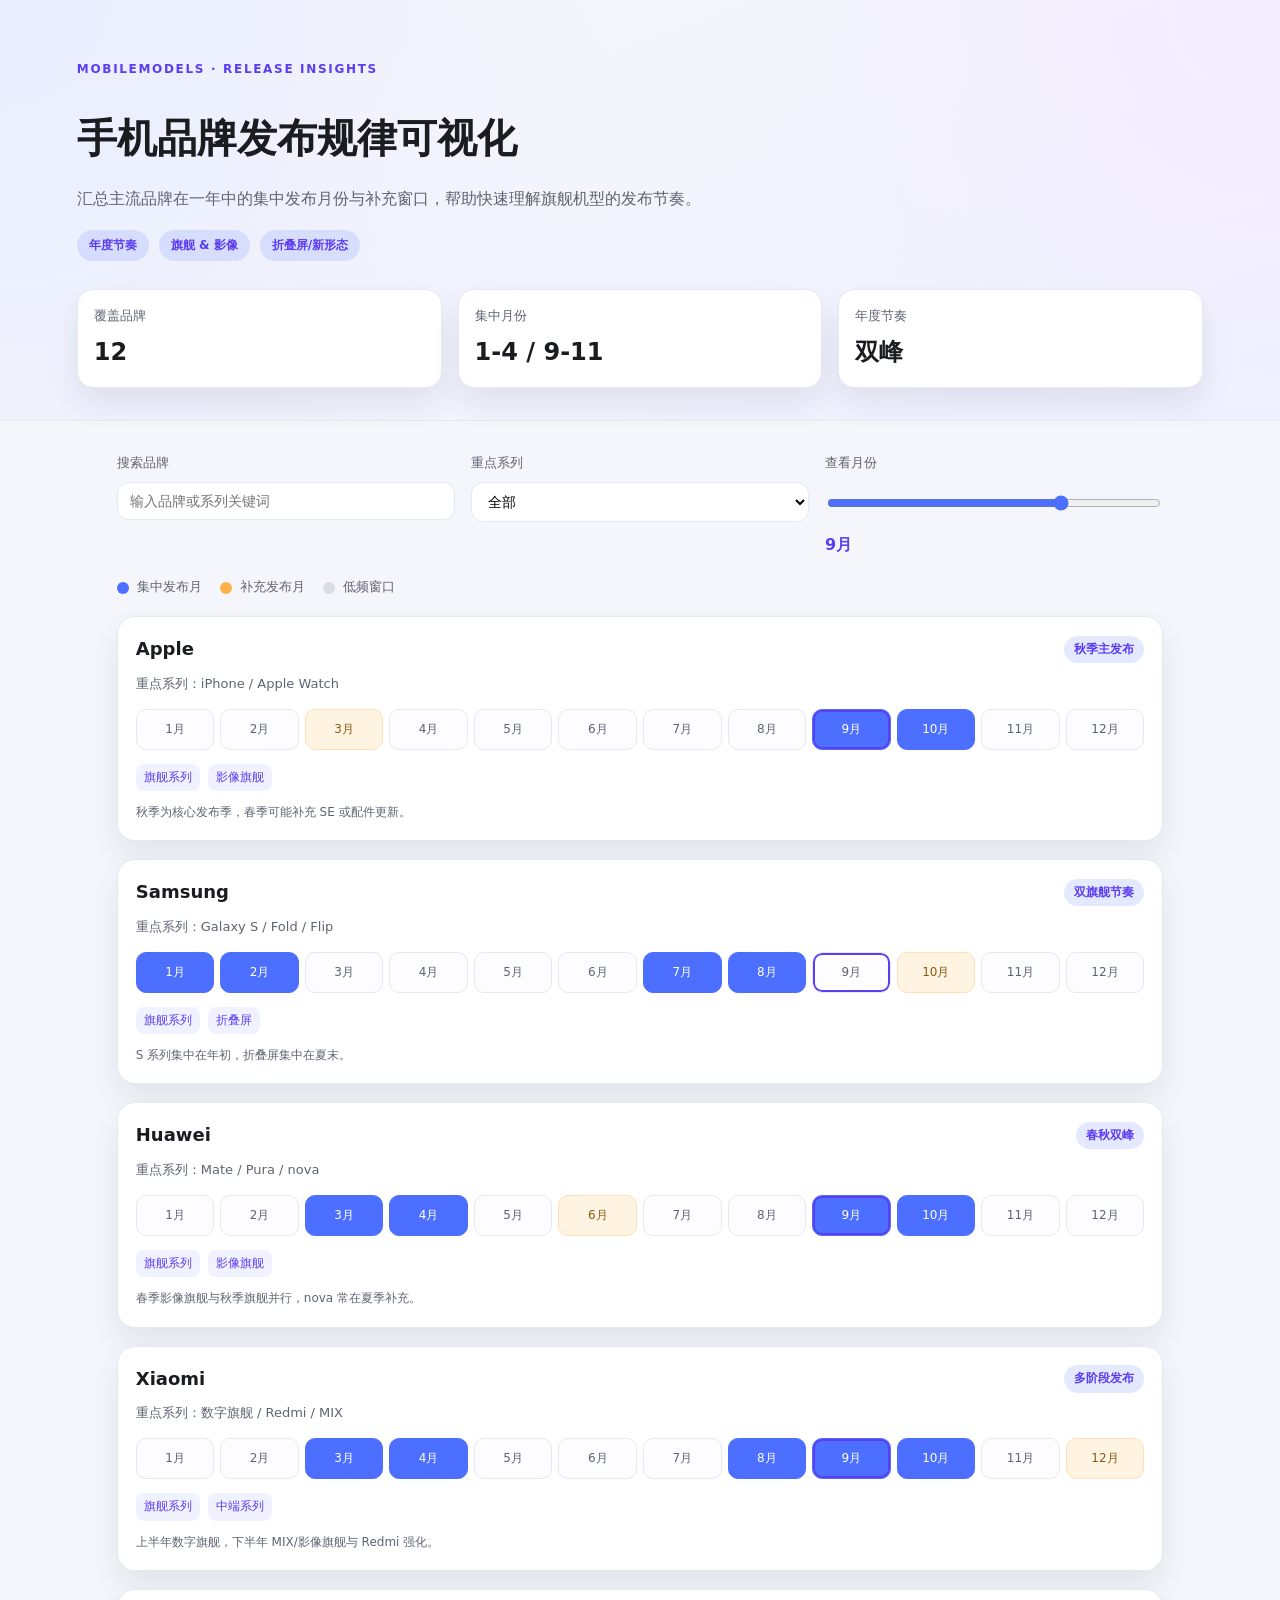
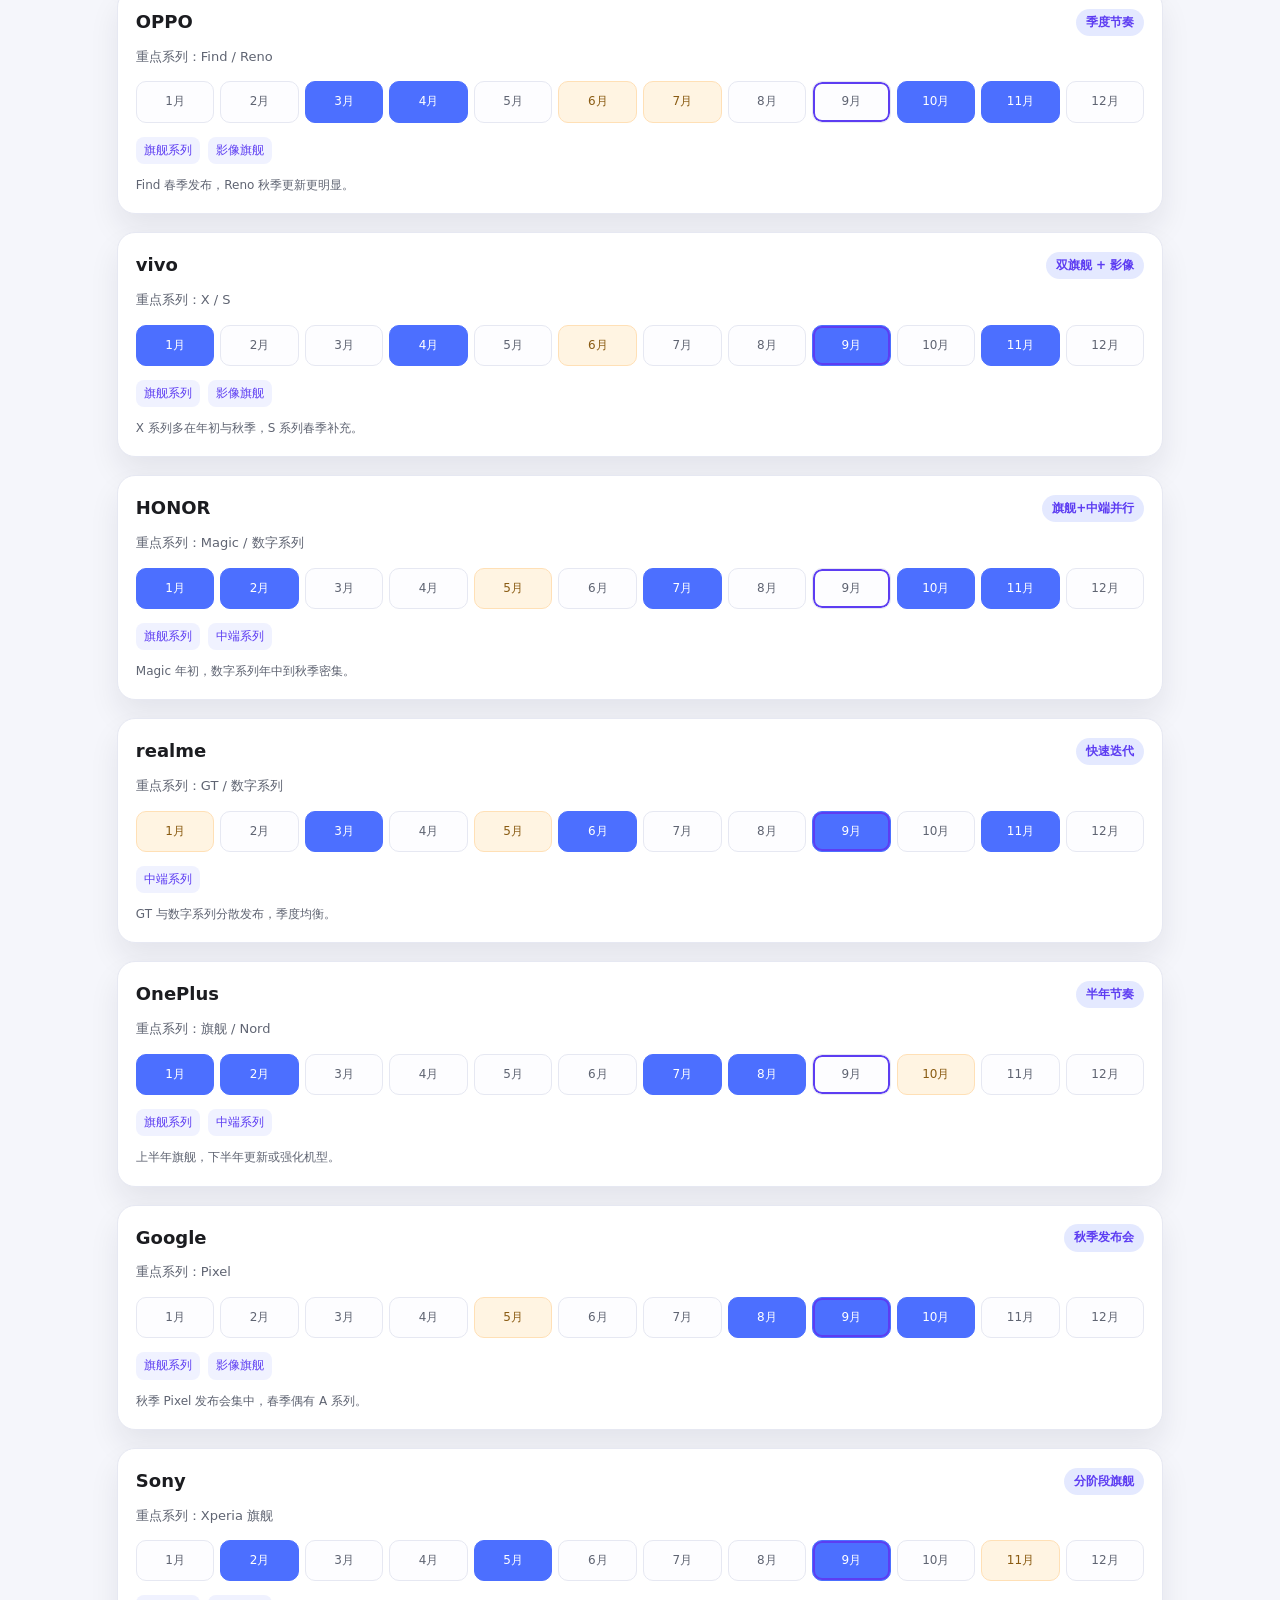
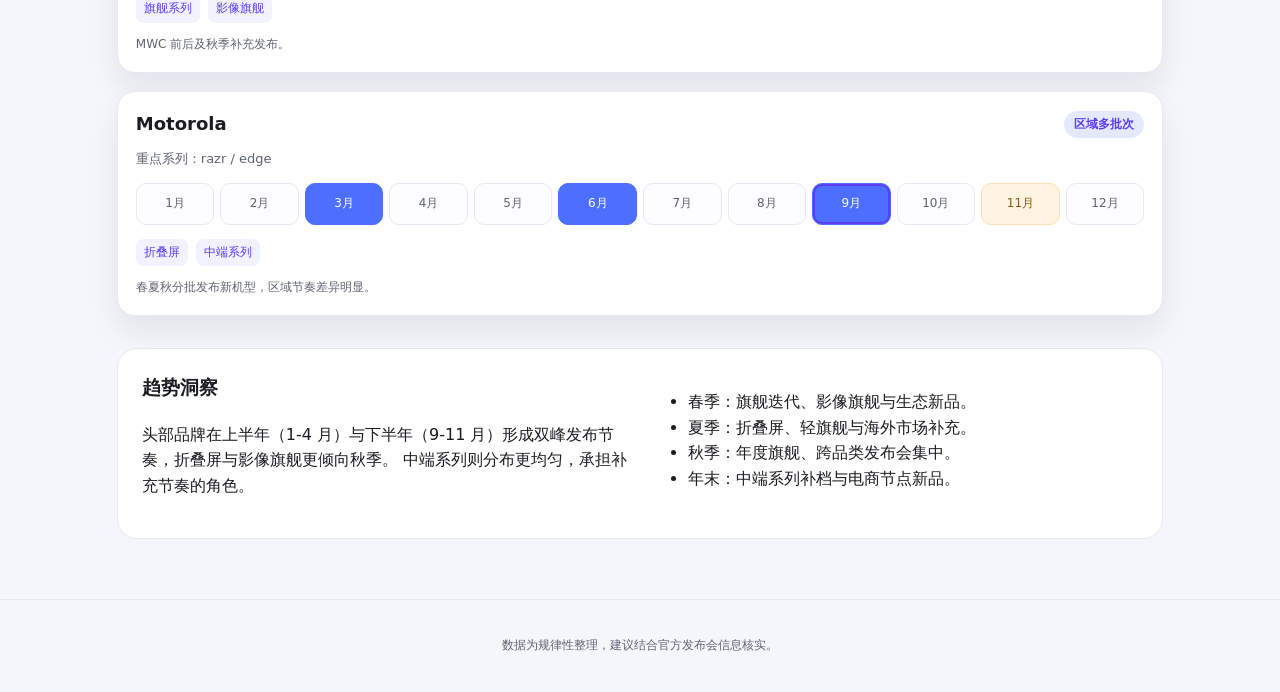
<file: index.html>
<!DOCTYPE html>
<html lang="zh-CN">
  <head>
    <meta charset="UTF-8" />
    <meta name="viewport" content="width=device-width, initial-scale=1" />
    <title>手机品牌发布规律可视化</title>
    <link rel="stylesheet" href="styles.css" />
  </head>
  <body>
    <header class="hero">
      <div class="hero-content">
        <p class="hero-eyebrow">MobileModels · Release Insights</p>
        <h1>手机品牌发布规律可视化</h1>
        <p class="hero-subtitle">
          汇总主流品牌在一年中的集中发布月份与补充窗口，帮助快速理解旗舰机型的发布节奏。
        </p>
        <div class="hero-tags">
          <span>年度节奏</span>
          <span>旗舰 & 影像</span>
          <span>折叠屏/新形态</span>
        </div>
      </div>
      <div class="hero-summary">
        <div class="summary-card">
          <p>覆盖品牌</p>
          <h2 id="brandCount">12</h2>
        </div>
        <div class="summary-card">
          <p>集中月份</p>
          <h2>1-4 / 9-11</h2>
        </div>
        <div class="summary-card">
          <p>年度节奏</p>
          <h2>双峰</h2>
        </div>
      </div>
    </header>

    <main>
      <section class="controls">
        <div class="control">
          <label for="searchInput">搜索品牌</label>
          <input id="searchInput" type="search" placeholder="输入品牌或系列关键词" />
        </div>
        <div class="control">
          <label for="focusSelect">重点系列</label>
          <select id="focusSelect">
            <option value="all">全部</option>
            <option value="flagship">旗舰系列</option>
            <option value="foldable">折叠屏</option>
            <option value="camera">影像旗舰</option>
            <option value="midrange">中端系列</option>
          </select>
        </div>
        <div class="control">
          <label for="monthRange">查看月份</label>
          <input id="monthRange" type="range" min="1" max="12" value="9" />
          <span id="monthLabel">9月</span>
        </div>
      </section>

      <section class="legend">
        <div class="legend-item">
          <span class="dot dot-primary"></span>
          <span>集中发布月</span>
        </div>
        <div class="legend-item">
          <span class="dot dot-secondary"></span>
          <span>补充发布月</span>
        </div>
        <div class="legend-item">
          <span class="dot dot-neutral"></span>
          <span>低频窗口</span>
        </div>
      </section>

      <section class="grid" id="brandGrid"></section>

      <section class="insight">
        <div>
          <h3>趋势洞察</h3>
          <p>
            头部品牌在上半年（1-4 月）与下半年（9-11 月）形成双峰发布节奏，折叠屏与影像旗舰更倾向秋季。
            中端系列则分布更均匀，承担补充节奏的角色。
          </p>
        </div>
        <ul>
          <li>春季：旗舰迭代、影像旗舰与生态新品。</li>
          <li>夏季：折叠屏、轻旗舰与海外市场补充。</li>
          <li>秋季：年度旗舰、跨品类发布会集中。</li>
          <li>年末：中端系列补档与电商节点新品。</li>
        </ul>
      </section>
    </main>

    <footer>
      <p>数据为规律性整理，建议结合官方发布会信息核实。</p>
    </footer>

    <script src="app.js"></script>
  </body>
</html>
</file>
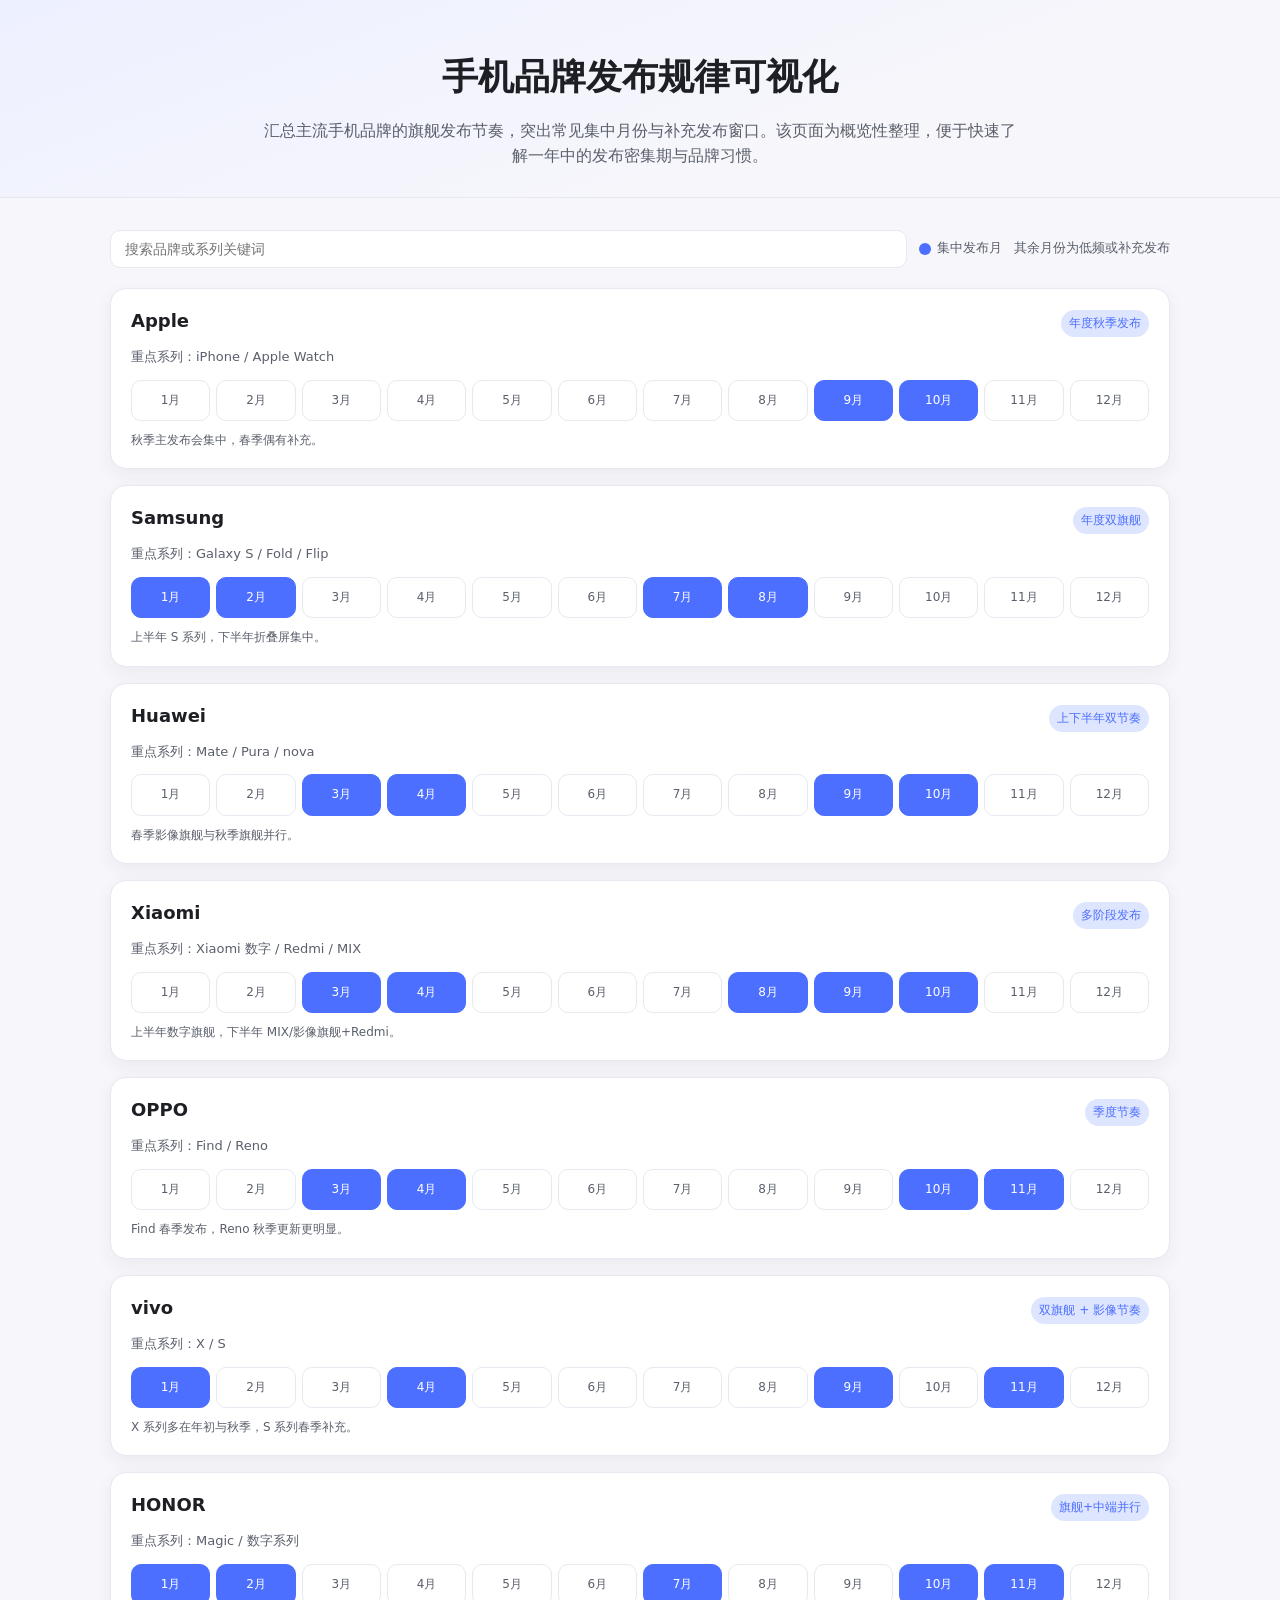
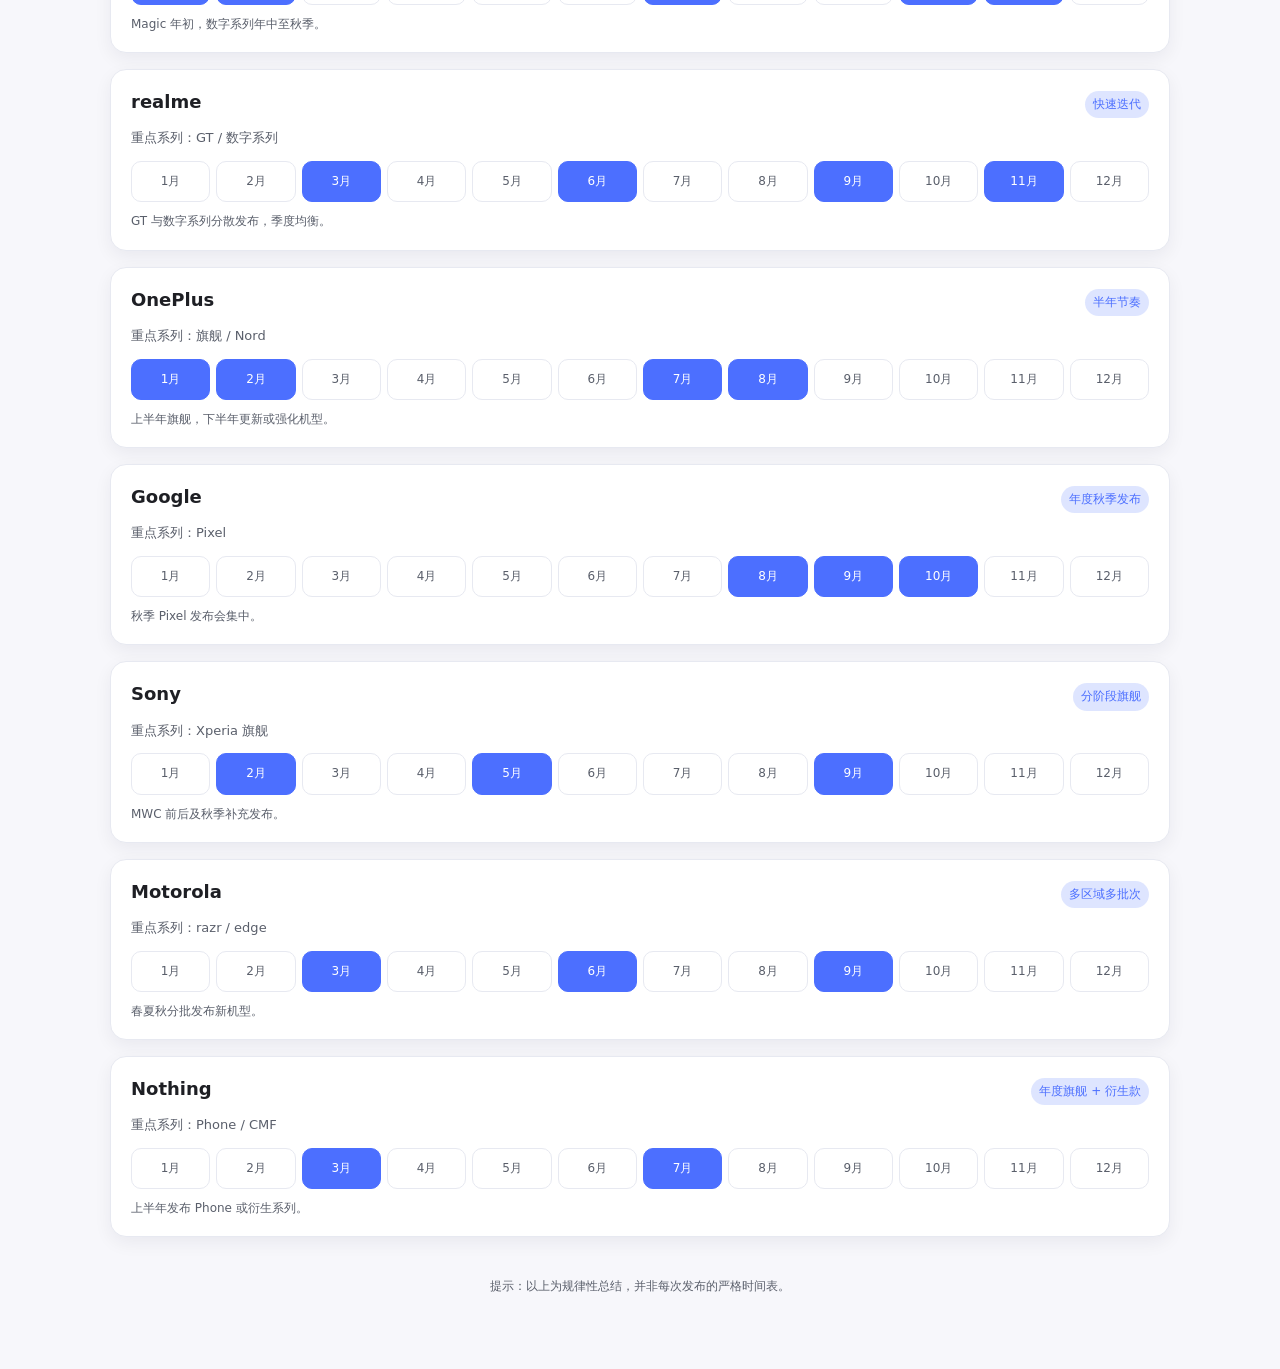
<file: release-patterns.html>
<!DOCTYPE html>
<html lang="zh-CN">
<head>
  <meta charset="utf-8" />
  <meta name="viewport" content="width=device-width, initial-scale=1" />
  <title>手机品牌发布规律可视化</title>
  <style>
    :root {
      color-scheme: light;
      --bg: #f7f7fb;
      --card: #ffffff;
      --text: #1e1f24;
      --muted: #5a5f6b;
      --accent: #4c6fff;
      --accent-soft: rgba(76, 111, 255, 0.18);
      --grid: #e7e9f1;
    }

    * {
      box-sizing: border-box;
    }

    body {
      margin: 0;
      font-family: "Inter", "Segoe UI", "PingFang SC", "Noto Sans SC", system-ui, sans-serif;
      background: var(--bg);
      color: var(--text);
      line-height: 1.6;
    }

    header {
      padding: 48px 20px 28px;
      text-align: center;
      background: linear-gradient(160deg, #edf0ff, #f7f7fb 70%);
      border-bottom: 1px solid var(--grid);
    }

    header h1 {
      margin: 0 0 12px;
      font-size: clamp(24px, 4vw, 36px);
    }

    header p {
      margin: 0 auto;
      max-width: 760px;
      color: var(--muted);
    }

    main {
      max-width: 1100px;
      margin: 0 auto;
      padding: 32px 20px 60px;
    }

    .controls {
      display: flex;
      flex-wrap: wrap;
      gap: 12px;
      align-items: center;
      justify-content: space-between;
      margin-bottom: 20px;
    }

    .search {
      flex: 1;
      min-width: 220px;
    }

    .search input {
      width: 100%;
      padding: 10px 14px;
      border-radius: 10px;
      border: 1px solid var(--grid);
      font-size: 14px;
    }

    .legend {
      display: flex;
      flex-wrap: wrap;
      gap: 12px;
      font-size: 13px;
      color: var(--muted);
    }

    .legend span {
      display: inline-flex;
      align-items: center;
      gap: 6px;
    }

    .dot {
      width: 12px;
      height: 12px;
      border-radius: 50%;
      background: var(--accent);
    }

    .grid {
      display: flex;
      flex-direction: column;
      gap: 16px;
    }

    .card {
      background: var(--card);
      border-radius: 16px;
      padding: 18px 20px;
      box-shadow: 0 6px 18px rgba(20, 20, 50, 0.06);
      border: 1px solid var(--grid);
    }

    .card-header {
      display: flex;
      flex-wrap: wrap;
      align-items: baseline;
      justify-content: space-between;
      gap: 8px;
      margin-bottom: 10px;
    }

    .brand {
      font-size: 18px;
      font-weight: 600;
    }

    .tag {
      font-size: 12px;
      padding: 4px 8px;
      border-radius: 999px;
      background: var(--accent-soft);
      color: var(--accent);
      font-weight: 500;
    }

    .meta {
      font-size: 13px;
      color: var(--muted);
      margin-bottom: 12px;
    }

    .months {
      display: grid;
      grid-template-columns: repeat(12, minmax(20px, 1fr));
      gap: 6px;
    }

    .month {
      position: relative;
      border: 1px solid var(--grid);
      border-radius: 10px;
      padding: 10px 4px;
      font-size: 12px;
      text-align: center;
      color: var(--muted);
    }

    .month.active {
      background: var(--accent);
      color: #fff;
      border-color: var(--accent);
    }

    .note {
      margin-top: 10px;
      font-size: 12px;
      color: var(--muted);
    }

    .footer {
      margin-top: 40px;
      font-size: 12px;
      color: var(--muted);
      text-align: center;
    }
  </style>
</head>
<body>
  <header>
    <h1>手机品牌发布规律可视化</h1>
    <p>
      汇总主流手机品牌的旗舰发布节奏，突出常见集中月份与补充发布窗口。该页面为概览性整理，便于快速了解一年中的发布密集期与品牌习惯。
    </p>
  </header>

  <main>
    <section class="controls">
      <div class="search">
        <input id="searchInput" type="search" placeholder="搜索品牌或系列关键词" />
      </div>
      <div class="legend">
        <span><span class="dot"></span> 集中发布月</span>
        <span>其余月份为低频或补充发布</span>
      </div>
    </section>

    <section class="grid" id="brandGrid"></section>

    <p class="footer">提示：以上为规律性总结，并非每次发布的严格时间表。</p>
  </main>

  <script>
    const monthLabels = ["1月", "2月", "3月", "4月", "5月", "6月", "7月", "8月", "9月", "10月", "11月", "12月"];

    const releasePatterns = [
      {
        brand: "Apple",
        cycle: "年度秋季发布",
        focus: "iPhone / Apple Watch",
        months: [9, 10],
        notes: "秋季主发布会集中，春季偶有补充。",
      },
      {
        brand: "Samsung",
        cycle: "年度双旗舰",
        focus: "Galaxy S / Fold / Flip",
        months: [1, 2, 7, 8],
        notes: "上半年 S 系列，下半年折叠屏集中。",
      },
      {
        brand: "Huawei",
        cycle: "上下半年双节奏",
        focus: "Mate / Pura / nova",
        months: [3, 4, 9, 10],
        notes: "春季影像旗舰与秋季旗舰并行。",
      },
      {
        brand: "Xiaomi",
        cycle: "多阶段发布",
        focus: "Xiaomi 数字 / Redmi / MIX",
        months: [3, 4, 8, 9, 10],
        notes: "上半年数字旗舰，下半年 MIX/影像旗舰+Redmi。",
      },
      {
        brand: "OPPO",
        cycle: "季度节奏",
        focus: "Find / Reno",
        months: [3, 4, 10, 11],
        notes: "Find 春季发布，Reno 秋季更新更明显。",
      },
      {
        brand: "vivo",
        cycle: "双旗舰 + 影像节奏",
        focus: "X / S",
        months: [1, 4, 9, 11],
        notes: "X 系列多在年初与秋季，S 系列春季补充。",
      },
      {
        brand: "HONOR",
        cycle: "旗舰+中端并行",
        focus: "Magic / 数字系列",
        months: [1, 2, 7, 10, 11],
        notes: "Magic 年初，数字系列年中至秋季。",
      },
      {
        brand: "realme",
        cycle: "快速迭代",
        focus: "GT / 数字系列",
        months: [3, 6, 9, 11],
        notes: "GT 与数字系列分散发布，季度均衡。",
      },
      {
        brand: "OnePlus",
        cycle: "半年节奏",
        focus: "旗舰 / Nord",
        months: [1, 2, 7, 8],
        notes: "上半年旗舰，下半年更新或强化机型。",
      },
      {
        brand: "Google",
        cycle: "年度秋季发布",
        focus: "Pixel",
        months: [8, 9, 10],
        notes: "秋季 Pixel 发布会集中。",
      },
      {
        brand: "Sony",
        cycle: "分阶段旗舰",
        focus: "Xperia 旗舰",
        months: [2, 5, 9],
        notes: "MWC 前后及秋季补充发布。",
      },
      {
        brand: "Motorola",
        cycle: "多区域多批次",
        focus: "razr / edge",
        months: [3, 6, 9],
        notes: "春夏秋分批发布新机型。",
      },
      {
        brand: "Nothing",
        cycle: "年度旗舰 + 衍生款",
        focus: "Phone / CMF",
        months: [3, 7],
        notes: "上半年发布 Phone 或衍生系列。",
      },
    ];

    const grid = document.getElementById("brandGrid");
    const searchInput = document.getElementById("searchInput");

    const render = (keyword = "") => {
      grid.innerHTML = "";
      const normalized = keyword.trim().toLowerCase();
      const filtered = releasePatterns.filter((item) => {
        if (!normalized) return true;
        return (
          item.brand.toLowerCase().includes(normalized) ||
          item.cycle.toLowerCase().includes(normalized) ||
          item.focus.toLowerCase().includes(normalized) ||
          item.notes.toLowerCase().includes(normalized)
        );
      });

      filtered.forEach((item) => {
        const card = document.createElement("article");
        card.className = "card";

        const header = document.createElement("div");
        header.className = "card-header";
        header.innerHTML = `
          <div class="brand">${item.brand}</div>
          <span class="tag">${item.cycle}</span>
        `;

        const meta = document.createElement("div");
        meta.className = "meta";
        meta.textContent = `重点系列：${item.focus}`;

        const months = document.createElement("div");
        months.className = "months";

        monthLabels.forEach((label, index) => {
          const month = document.createElement("div");
          const monthNumber = index + 1;
          month.className = "month";
          month.textContent = label;
          if (item.months.includes(monthNumber)) {
            month.classList.add("active");
          }
          months.appendChild(month);
        });

        const note = document.createElement("div");
        note.className = "note";
        note.textContent = item.notes;

        card.appendChild(header);
        card.appendChild(meta);
        card.appendChild(months);
        card.appendChild(note);
        grid.appendChild(card);
      });
    };

    searchInput.addEventListener("input", (event) => {
      render(event.target.value);
    });

    render();
  </script>
</body>
</html>
</file>
<file: styles.css>
:root {
  color-scheme: light;
  --bg: #f5f6fb;
  --card: #ffffff;
  --text: #1b1c20;
  --muted: #5f6472;
  --accent: #4c6fff;
  --accent-soft: rgba(76, 111, 255, 0.15);
  --accent-strong: #5d3df2;
  --secondary: #ffb14a;
  --neutral: #d9dde8;
  --border: #e6e8f2;
  --shadow: 0 16px 30px rgba(24, 28, 50, 0.08);
}

* {
  box-sizing: border-box;
}

body {
  margin: 0;
  font-family: "Inter", "PingFang SC", "Noto Sans SC", system-ui, sans-serif;
  background: var(--bg);
  color: var(--text);
  line-height: 1.6;
}

header.hero {
  padding: 48px 6vw 32px;
  background: radial-gradient(circle at top left, #e8edff, transparent 45%),
    radial-gradient(circle at top right, #f4ecff, transparent 40%),
    linear-gradient(160deg, #f5f6fb 20%, #eef1ff 100%);
  border-bottom: 1px solid var(--border);
}

.hero-content h1 {
  font-size: clamp(28px, 4vw, 40px);
  margin-bottom: 8px;
}

.hero-eyebrow {
  text-transform: uppercase;
  letter-spacing: 0.14em;
  font-size: 12px;
  font-weight: 600;
  color: var(--accent-strong);
  margin-bottom: 12px;
}

.hero-subtitle {
  max-width: 640px;
  color: var(--muted);
}

.hero-tags {
  display: flex;
  gap: 10px;
  flex-wrap: wrap;
  margin-top: 18px;
}

.hero-tags span {
  padding: 6px 12px;
  border-radius: 999px;
  background: var(--accent-soft);
  color: var(--accent-strong);
  font-size: 12px;
  font-weight: 600;
}

.hero-summary {
  margin-top: 28px;
  display: grid;
  gap: 16px;
  grid-template-columns: repeat(auto-fit, minmax(160px, 1fr));
}

.summary-card {
  padding: 16px;
  border-radius: 16px;
  background: var(--card);
  box-shadow: var(--shadow);
  border: 1px solid var(--border);
}

.summary-card p {
  margin: 0;
  color: var(--muted);
  font-size: 13px;
}

.summary-card h2 {
  margin: 6px 0 0;
  font-size: 24px;
}

main {
  max-width: 1200px;
  margin: 0 auto;
  padding: 32px 6vw 60px;
}

.controls {
  display: grid;
  gap: 16px;
  grid-template-columns: repeat(auto-fit, minmax(220px, 1fr));
  margin-bottom: 20px;
}

.control {
  display: flex;
  flex-direction: column;
  gap: 8px;
}

.control label {
  font-size: 13px;
  color: var(--muted);
}

.control input,
.control select {
  border-radius: 12px;
  border: 1px solid var(--border);
  padding: 10px 12px;
  font-size: 14px;
  background: #fff;
}

#monthRange {
  accent-color: var(--accent);
}

#monthLabel {
  font-weight: 600;
  color: var(--accent-strong);
}

.legend {
  display: flex;
  gap: 18px;
  flex-wrap: wrap;
  margin-bottom: 18px;
  color: var(--muted);
  font-size: 13px;
}

.legend-item {
  display: inline-flex;
  align-items: center;
  gap: 8px;
}

.dot {
  width: 12px;
  height: 12px;
  border-radius: 50%;
  display: inline-block;
}

.dot-primary {
  background: var(--accent);
}

.dot-secondary {
  background: var(--secondary);
}

.dot-neutral {
  background: var(--neutral);
}

.grid {
  display: grid;
  gap: 18px;
}

.card {
  background: var(--card);
  border-radius: 18px;
  border: 1px solid var(--border);
  box-shadow: var(--shadow);
  padding: 18px;
}

.card-header {
  display: flex;
  flex-wrap: wrap;
  gap: 8px;
  justify-content: space-between;
  align-items: center;
}

.brand {
  font-size: 18px;
  font-weight: 700;
}

.cycle {
  font-size: 12px;
  padding: 4px 10px;
  border-radius: 999px;
  background: var(--accent-soft);
  color: var(--accent-strong);
  font-weight: 600;
}

.meta {
  margin: 10px 0 14px;
  color: var(--muted);
  font-size: 13px;
}

.months {
  display: grid;
  grid-template-columns: repeat(12, minmax(20px, 1fr));
  gap: 6px;
}

.month {
  border-radius: 10px;
  border: 1px solid var(--border);
  text-align: center;
  padding: 10px 4px;
  font-size: 12px;
  color: var(--muted);
  background: #fdfdff;
}

.month.active {
  background: var(--accent);
  color: #fff;
  border-color: var(--accent);
}

.month.support {
  background: #fff4e2;
  color: #8a5b12;
  border-color: #ffe0b6;
}

.month.highlight {
  box-shadow: 0 0 0 2px var(--accent-strong) inset;
}

.tags {
  display: flex;
  gap: 8px;
  flex-wrap: wrap;
  margin-top: 14px;
}

.tag {
  font-size: 12px;
  padding: 4px 8px;
  border-radius: 8px;
  background: #f0f2ff;
  color: var(--accent-strong);
}

.note {
  margin-top: 12px;
  font-size: 12px;
  color: var(--muted);
}

.insight {
  margin-top: 32px;
  padding: 24px;
  border-radius: 20px;
  background: #ffffff;
  border: 1px solid var(--border);
  display: grid;
  gap: 16px;
  grid-template-columns: repeat(auto-fit, minmax(240px, 1fr));
}

.insight h3 {
  margin-top: 0;
}

footer {
  text-align: center;
  padding: 24px;
  font-size: 12px;
  color: var(--muted);
  border-top: 1px solid var(--border);
}

@media (max-width: 768px) {
  .months {
    grid-template-columns: repeat(6, minmax(20px, 1fr));
  }
}
</file>
